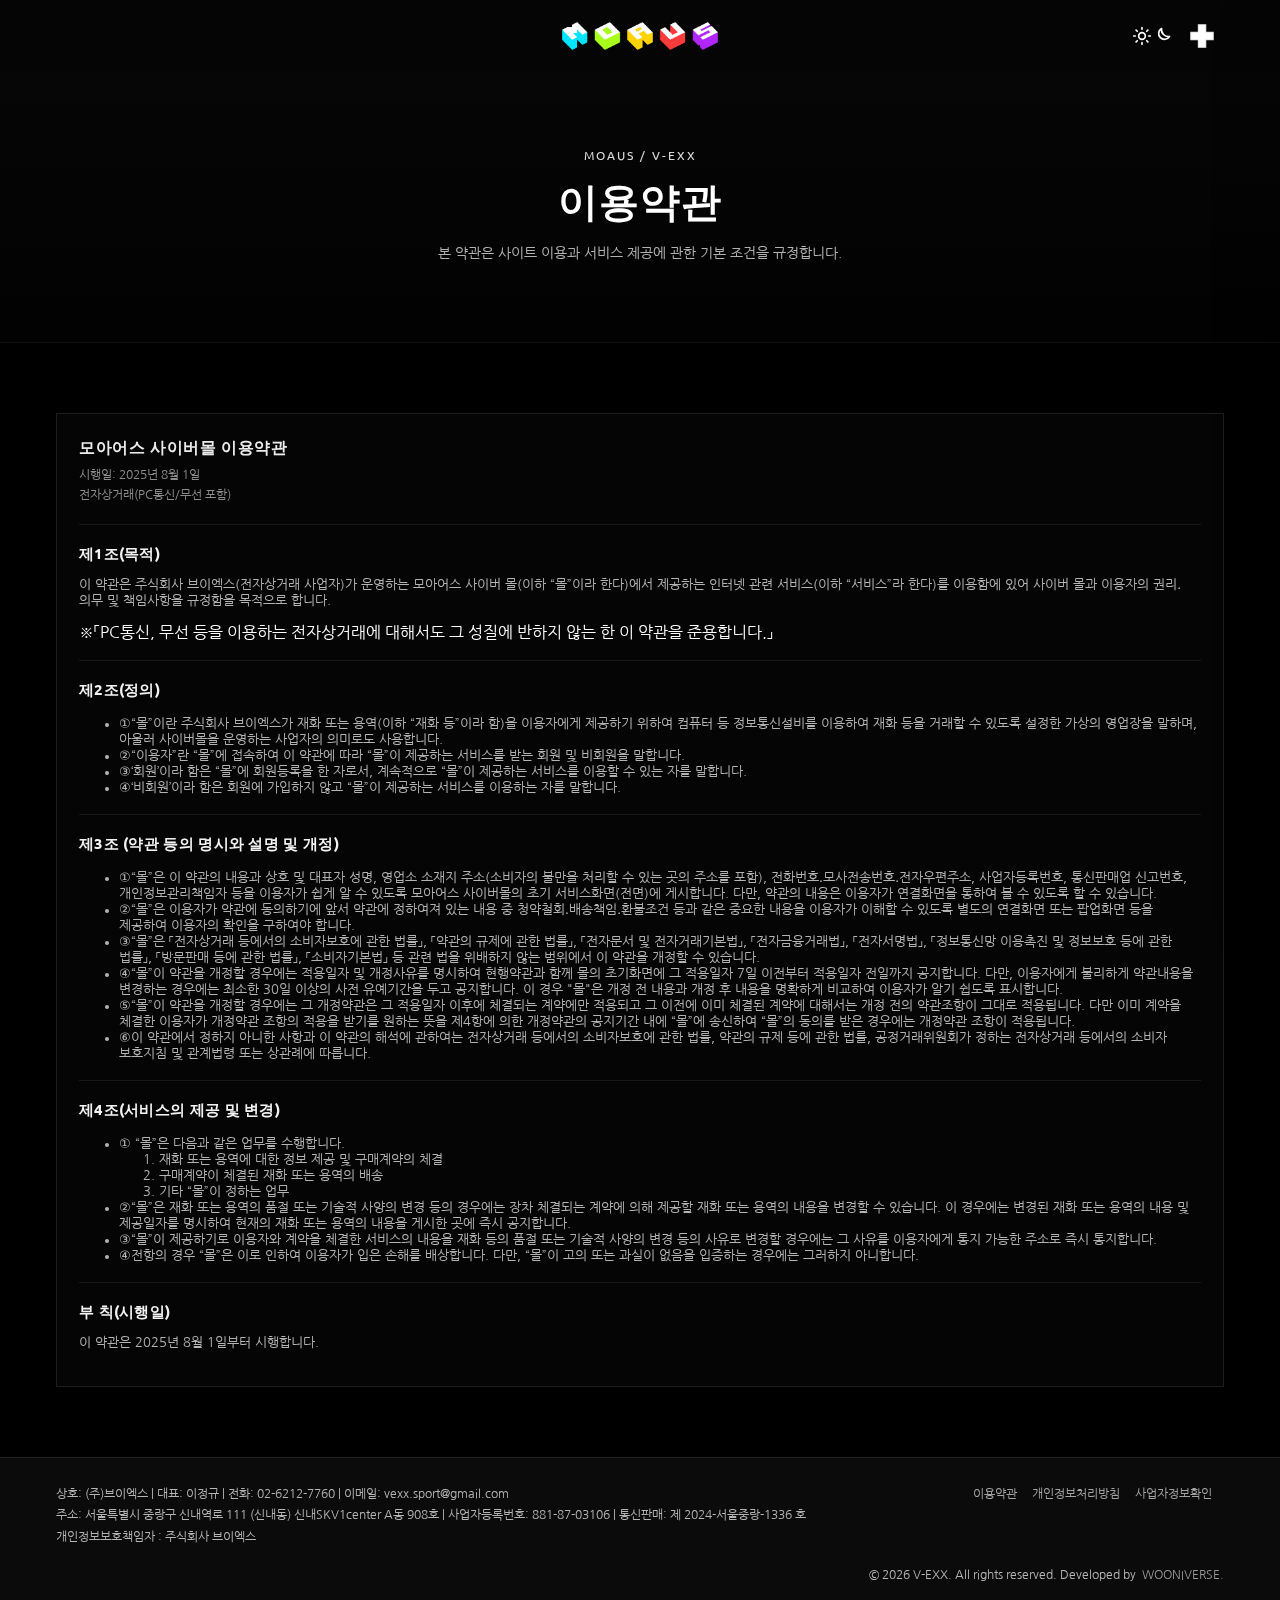
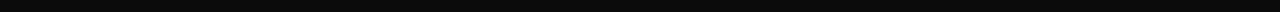
<file: policy.html>
<!doctype html>
<html lang="ko">
<head>
  <meta charset="utf-8" />
  <meta http-equiv="X-UA-Compatible" content="IE=edge" />
  <meta name="viewport" content="width=device-width, initial-scale=1" />

  <title>MOAUS | 이용약관</title>
  <meta name="description" content="MOAUS 이용약관" />

  <!-- Fonts -->
  <link rel="preconnect" href="https://fonts.googleapis.com">
  <link rel="preconnect" href="https://fonts.gstatic.com" crossorigin>
  <link href="https://fonts.googleapis.com/css2?family=Exo:wght@700&family=Ubuntu:wght@700&family=Nanum+Gothic:wght@400&display=swap" rel="stylesheet">

  <!-- 공통 레이아웃 (헤더/드로어/푸터/변수) -->
  <link rel="stylesheet" href="./assets/css/layout.css" />
  <!-- POLICY 전용 -->
  <link rel="stylesheet" href="./assets/css/policy.css" />

  <!-- 공통 동작(Include + Header scroll + Drawer) -->
  <script src="./assets/js/layout.js" defer></script>
</head>

<body>
  <!-- 공통 Header -->
  <div data-include="partials/header.html"></div>

  <!-- 공통 Aside(드로어) -->
  <div data-include="partials/aside.html"></div>

  <!-- Hero -->
  <section class="pageHero" id="top">
    <div class="pageHero__bg" aria-hidden="true"></div>
    <div class="pageHero__content">
      <div>
        <div class="kicker">MOAUS / V-EXX</div>
        <h1 class="heroTitle">이용약관</h1>
        <p class="sub">본 약관은 사이트 이용과 서비스 제공에 관한 기본 조건을 규정합니다.</p>
      </div>
    </div>
  </section>

  <!-- Content -->
  <section class="section" id="policy">
    <div class="section__inner">
      <div class="paper">

        <div class="termsHeader">
          <h2>모아어스 사이버몰 이용약관</h2>
          <div class="meta">
            시행일: 2025년 8월 1일<br/>
            전자상거래(PC통신/무선 포함)
          </div>
        </div>

        <!-- 제1조 -->
        <div class="article" id="a1">
          <h3>제1조(목적)</h3>
          <p>
            이 약관은 주식회사 브이엑스(전자상거래 사업자)가 운영하는 모아어스 사이버 몰(이하 “몰”이라 한다)에서 제공하는
            인터넷 관련 서비스(이하 “서비스”라 한다)를 이용함에 있어 사이버 몰과 이용자의 권리․의무 및 책임사항을 규정함을 목적으로 합니다.
          </p>
          <div class="note">※「PC통신, 무선 등을 이용하는 전자상거래에 대해서도 그 성질에 반하지 않는 한 이 약관을 준용합니다.」</div>
        </div>

        <!-- 제2조 -->
        <div class="article" id="a2">
          <h3>제2조(정의)</h3>
          <ul class="circleList">
            <li><span class="circle">①</span><span>“몰”이란 주식회사 브이엑스가 재화 또는 용역(이하 “재화 등”이라 함)을 이용자에게 제공하기 위하여 컴퓨터 등 정보통신설비를 이용하여 재화 등을 거래할 수 있도록 설정한 가상의 영업장을 말하며, 아울러 사이버몰을 운영하는 사업자의 의미로도 사용합니다.</span></li>
            <li><span class="circle">②</span><span>“이용자”란 “몰”에 접속하여 이 약관에 따라 “몰”이 제공하는 서비스를 받는 회원 및 비회원을 말합니다.</span></li>
            <li><span class="circle">③</span><span>‘회원’이라 함은 “몰”에 회원등록을 한 자로서, 계속적으로 “몰”이 제공하는 서비스를 이용할 수 있는 자를 말합니다.</span></li>
            <li><span class="circle">④</span><span>‘비회원’이라 함은 회원에 가입하지 않고 “몰”이 제공하는 서비스를 이용하는 자를 말합니다.</span></li>
          </ul>
        </div>

        <!-- 제3조 -->
        <div class="article" id="a3">
          <h3>제3조 (약관 등의 명시와 설명 및 개정)</h3>
          <ul class="circleList">
            <li><span class="circle">①</span><span>“몰”은 이 약관의 내용과 상호 및 대표자 성명, 영업소 소재지 주소(소비자의 불만을 처리할 수 있는 곳의 주소를 포함), 전화번호․모사전송번호․전자우편주소, 사업자등록번호, 통신판매업 신고번호, 개인정보관리책임자 등을 이용자가 쉽게 알 수 있도록 모아어스 사이버몰의 초기 서비스화면(전면)에 게시합니다. 다만, 약관의 내용은 이용자가 연결화면을 통하여 볼 수 있도록 할 수 있습니다.</span></li>
            <li><span class="circle">②</span><span>“몰”은 이용자가 약관에 동의하기에 앞서 약관에 정하여져 있는 내용 중 청약철회․배송책임․환불조건 등과 같은 중요한 내용을 이용자가 이해할 수 있도록 별도의 연결화면 또는 팝업화면 등을 제공하여 이용자의 확인을 구하여야 합니다.</span></li>
            <li><span class="circle">③</span><span>“몰”은 「전자상거래 등에서의 소비자보호에 관한 법률」, 「약관의 규제에 관한 법률」, 「전자문서 및 전자거래기본법」, 「전자금융거래법」, 「전자서명법」, 「정보통신망 이용촉진 및 정보보호 등에 관한 법률」, 「방문판매 등에 관한 법률」, 「소비자기본법」 등 관련 법을 위배하지 않는 범위에서 이 약관을 개정할 수 있습니다.</span></li>
            <li><span class="circle">④</span><span>“몰”이 약관을 개정할 경우에는 적용일자 및 개정사유를 명시하여 현행약관과 함께 몰의 초기화면에 그 적용일자 7일 이전부터 적용일자 전일까지 공지합니다. 다만, 이용자에게 불리하게 약관내용을 변경하는 경우에는 최소한 30일 이상의 사전 유예기간을 두고 공지합니다. 이 경우 "몰"은 개정 전 내용과 개정 후 내용을 명확하게 비교하여 이용자가 알기 쉽도록 표시합니다.</span></li>
            <li><span class="circle">⑤</span><span>“몰”이 약관을 개정할 경우에는 그 개정약관은 그 적용일자 이후에 체결되는 계약에만 적용되고 그 이전에 이미 체결된 계약에 대해서는 개정 전의 약관조항이 그대로 적용됩니다. 다만 이미 계약을 체결한 이용자가 개정약관 조항의 적용을 받기를 원하는 뜻을 제4항에 의한 개정약관의 공지기간 내에 “몰”에 송신하여 “몰”의 동의를 받은 경우에는 개정약관 조항이 적용됩니다.</span></li>
            <li><span class="circle">⑥</span><span>이 약관에서 정하지 아니한 사항과 이 약관의 해석에 관하여는 전자상거래 등에서의 소비자보호에 관한 법률, 약관의 규제 등에 관한 법률, 공정거래위원회가 정하는 전자상거래 등에서의 소비자 보호지침 및 관계법령 또는 상관례에 따릅니다.</span></li>
          </ul>
        </div>

        <!-- 제4조 -->
        <div class="article" id="a4">
          <h3>제4조(서비스의 제공 및 변경)</h3>
          <ul class="circleList">
            <li><span class="circle">①</span>
              <span>
                “몰”은 다음과 같은 업무를 수행합니다.
                <ol class="subOl">
                  <li>재화 또는 용역에 대한 정보 제공 및 구매계약의 체결</li>
                  <li>구매계약이 체결된 재화 또는 용역의 배송</li>
                  <li>기타 “몰”이 정하는 업무</li>
                </ol>
              </span>
            </li>
            <li><span class="circle">②</span><span>“몰”은 재화 또는 용역의 품절 또는 기술적 사양의 변경 등의 경우에는 장차 체결되는 계약에 의해 제공할 재화 또는 용역의 내용을 변경할 수 있습니다. 이 경우에는 변경된 재화 또는 용역의 내용 및 제공일자를 명시하여 현재의 재화 또는 용역의 내용을 게시한 곳에 즉시 공지합니다.</span></li>
            <li><span class="circle">③</span><span>“몰”이 제공하기로 이용자와 계약을 체결한 서비스의 내용을 재화 등의 품절 또는 기술적 사양의 변경 등의 사유로 변경할 경우에는 그 사유를 이용자에게 통지 가능한 주소로 즉시 통지합니다.</span></li>
            <li><span class="circle">④</span><span>전항의 경우 “몰”은 이로 인하여 이용자가 입은 손해를 배상합니다. 다만, “몰”이 고의 또는 과실이 없음을 입증하는 경우에는 그러하지 아니합니다.</span></li>
          </ul>
        </div>

        <!-- 이하 내용: 네가 준 원문 그대로 계속 붙여넣으면 됨 -->
        <!-- ... (제5조 ~ 부칙까지 동일) ... -->

        <div class="article" id="appendix">
          <h3>부 칙(시행일)</h3>
          <p>이 약관은 2025년 8월 1일부터 시행합니다.</p>
        </div>

      </div>
    </div>
  </section>

  <!-- 공통 Footer -->
  <div data-include="partials/footer.html"></div>
</body>
</html>
</file>
<file: assets/css/layout.css>
:root{
  /* =========================
     THEME TOKENS (DEFAULT: DARK)
     ========================= */
  --bg:#0b0b0b;
  --fg:#ffffff;
  --muted:rgba(255,255,255,.7);
  --line:rgba(255,255,255,.12);

  --panel:#0a0a0a;                 /* drawer 같은 패널 배경 */
  --panelBorder:rgba(255,255,255,.10);
  --overlay:rgba(0,0,0,.55);       /* drawer backdrop */

  --headerBg:rgba(0,0,0,.15);
  --headerBgScrolled:rgba(0,0,0,.65);
  --navUnderline:rgba(255,255,255,.8);

  --linkBorder:rgba(255,255,255,.10);
  --linkBg:rgba(255,255,255,.02);

  --credit:#999;
  --creditHover:#ccc;

  /* Layout */
  --headerH:72px;
  --max:1200px;

  /* Browser UI hint */
  color-scheme: dark;
}

/* =========================
   LIGHT THEME OVERRIDE
   html[data-theme="light"] 를 JS에서 붙이면 적용됨
   ========================= */
html[data-theme="light"]{
  --bg:#ffffff;
  --fg:rgba(0,0,0,.90);
  --muted:rgba(0,0,0,.62);
  --line:rgba(0,0,0,.12);

  --panel:#f6f6f6;
  --panelBorder:rgba(0,0,0,.12);
  --overlay:rgba(0,0,0,.25);

  --headerBg:rgba(255,255,255,.55);
  --headerBgScrolled:rgba(255,255,255,.85);
  --navUnderline:rgba(0,0,0,.75);

  --linkBorder:rgba(0,0,0,.12);
  --linkBg:rgba(0,0,0,.03);

  --credit:rgba(0,0,0,.55);
  --creditHover:rgba(0,0,0,.75);

  color-scheme: light;
}

*{ box-sizing:border-box; }

html,body{
  margin:0; padding:0;
  background:var(--bg);
  color:var(--fg);
  font-family:"Nanum Gothic", system-ui, -apple-system, Segoe UI, Roboto, sans-serif;
}

a{ color:inherit; text-decoration:none; }
button{ font:inherit; }

/* Header */
.header{
  position:fixed; left:0; top:0; right:0;
  height:var(--headerH);
  display:flex; align-items:center;
  z-index:1000;
  background:var(--headerBg);
  border-bottom:1px solid transparent;
  transition: background .2s ease, border-color .2s ease, backdrop-filter .2s ease;
  backdrop-filter:saturate(120%) blur(0px);
  -webkit-backdrop-filter:saturate(120%) blur(0px);
}
.header.scrolled{
  background:var(--headerBgScrolled);
  border-color:var(--line);
  backdrop-filter:saturate(120%) blur(10px);
  -webkit-backdrop-filter:saturate(120%) blur(10px);
}
.header__inner{
  width:min(var(--max), 100%);
  margin:0 auto;
  padding:0 16px;
  display:grid;
  grid-template-columns: 1fr auto 1fr;
  align-items:center;
  gap:12px;
}
.nav{
  display:flex; align-items:center; gap:18px;
  font-family:"Ubuntu","Exo",sans-serif;
  letter-spacing:.3px;
  font-size:14px;
}
.nav a{ opacity:.9; position:relative; }
.nav a:hover{ opacity:1; }
.nav a.active{ opacity:1; }
.nav a.active::after{
  content:"";
  position:absolute;
  left:0; right:0;
  bottom:-10px;
  height:2px;
  background:var(--navUnderline);
}

.logo{ display:flex; align-items:center; justify-content:center; }
.logo img{ height:28px; width:auto; display:block; }

.actions{ display:flex; justify-content:flex-end; align-items:center; }

.headerProgress{
  position:absolute;
  left:0; right:0; bottom:0;
  height:2px;
  background: rgba(255,255,255,.08);
  overflow:hidden;
}
.headerProgress::before{
  content:"";
  display:block;
  height:100%;
  width: var(--scrollP, 0%);
  background: rgba(255,255,255,.75);
}


/* Buttons */
.iconBtn{
  cursor:pointer;
  display:inline-flex;
  align-items:center;
  justify-content:center;
  line-height:0;
}
.iconBtn--img{
  border:0;
  background:transparent;
  padding:8px;
}
.hamburger{ width:44px; justify-content:center; }

.iconImg{ width:24px; height:24px; display:block; }
#openDrawer .iconImg{ transition: transform 260ms ease; transform-origin:center; }
#openDrawer:hover .iconImg{ transform: scale(1.7); }

/* =========================
   THEME TOGGLE ICONS (옵션)
   header.html에 #themeToggle 넣었을 때 사용
   ========================= */
.themeToggle{
  display:inline-flex;
  align-items:center;
  justify-content:center;
}
.themeIcon{
  width:20px;
  height:20px;
  display:block;
  fill:none;
  stroke:currentColor;
  stroke-width:2;
  stroke-linecap:round;
  stroke-linejoin:round;
}
html[data-theme="dark"] .themeIcon--sun{ display:none; }
html[data-theme="light"] .themeIcon--moon{ display:none; }

/* sr-only */
.sr-only{
  position:absolute;
  width:1px;
  height:1px;
  padding:0;
  margin:-1px;
  overflow:hidden;
  clip:rect(0,0,0,0);
  white-space:nowrap;
  border:0;
}

/* Drawer */
.drawerBackdrop{
  position:fixed; inset:0;
  background:var(--overlay);
  z-index:1200;
  display:none;
}
.drawerBackdrop.show{ display:block; }

.drawer{
  position:fixed;
  top:0; right:0;
  width:min(340px, 86vw);
  height:100%;
  background:var(--panel);
  border-left:1px solid var(--panelBorder);
  z-index:1300;
  transform:translateX(100%);
  transition:transform .2s ease;
  padding:18px;
  display:flex;
  flex-direction:column;
  gap:10px;
}
.drawer.open{ transform:translateX(0); }

.drawerTop{
  display:flex; align-items:center; justify-content:space-between;
  margin-bottom:6px;
}
.drawerTitle{
  font-family:"Exo","Ubuntu",sans-serif;
  letter-spacing:1px;
}
.drawer a{
  padding:12px 10px;
  border:1px solid var(--linkBorder);
  background:var(--linkBg);
  font-family:"Ubuntu","Exo",sans-serif;
  font-size:14px;
  letter-spacing:.4px;
}

/* Drawer(aside)에서 현재 페이지 링크 숨김 */
.drawer a.is-current,
#drawer a.is-current{
  display:none;
}

/* responsive */
@media (max-width: 920px){
  .header__inner{ grid-template-columns: auto 1fr auto; }
  .nav{ display:none; }
  .nav a.active::after{ display:none; }
}

/* Footer */
footer{
  padding:26px 0;
  background:var(--bg);
  border-top:1px solid var(--panelBorder);
}
.footer__inner{
  width:min(var(--max), 100%);
  margin:0 auto;
  padding:0 16px;
  color:var(--muted);
  font-size:12px;
  line-height:1.8;
  display:flex;
  gap:16px;
  justify-content:space-between;
  flex-wrap:wrap;
}
.footer__links a{ opacity:.9; margin-right:12px; }
.footer__links a:hover{ opacity:1; }
.footer__copy{ margin-left:auto; }

/* credit toggle */
.credit-toggle{
  display:inline;
  padding:0;
  margin:0;
  border:0;
  background:none;
  color:var(--credit);
  cursor:pointer;
  font:inherit;
  text-decoration: underline;
  text-underline-offset: 2px;
}
.credit-toggle:hover{ color:var(--creditHover); }

.credit-toggle:focus-visible{
  outline:2px solid var(--credit);
  outline-offset:3px;
  border-radius:6px;
}

.drawer a{
  background-image: linear-gradient(180deg, rgba(255,255,255,.06), rgba(255,255,255,0));
}
/* =========================
   PREMIUM DRAWER (CSS ONLY)
   ========================= */

/* Backdrop: 더 부드럽고 고급스럽게 (살짝 blur) */
.drawerBackdrop{
  background: rgba(0,0,0,.52);
  backdrop-filter: blur(10px);
  -webkit-backdrop-filter: blur(10px);
  transition: opacity .22s ease;
  opacity: 0;
}
.drawerBackdrop.show{
  opacity: 1;
}

/* Drawer: 유리+그라데이션+라운드+그림자 */
.drawer{
  width: min(380px, 92vw);
  padding: 18px 16px 16px;
  gap: 12px;

  /* "변수 충돌" 방지: drawer 안에서는 panel을 고정 */
  --panel: rgba(12, 14, 18, .88);

  background:
    linear-gradient(180deg, rgba(255,255,255,.06), rgba(255,255,255,.02)),
    var(--panel);
  border-left: 1px solid rgba(255,255,255,.12);

  /* 오른쪽 위가 둥글면 고급짐. (모바일에서 특히) */
  border-top-left-radius: 22px;
  border-bottom-left-radius: 22px;

  box-shadow: 0 28px 90px rgba(0,0,0,.60);

  /* 움직임을 조금 더 세련되게 */
  transform: translateX(110%);
  transition: transform .28s cubic-bezier(.2,.8,.2,1);
}

/* open 상태는 기존 .open을 그대로 씁니다 */
.drawer.open{
  transform: translateX(0);
}

/* 상단 영역: 타이틀 영역 정리 */
.drawerTop{
  padding: 10px 8px 14px;
  margin-bottom: 2px;
  border-bottom: 1px solid rgba(255,255,255,.08);
}

.drawerTitle{
  font-size: 13px;
  opacity: .92;
  letter-spacing: 1.4px;
  text-transform: uppercase;
}

/* 닫기 버튼이 있다면(버튼/아이콘 공통) 고급 버튼화 */
.drawerTop button,
.drawerTop .iconBtn,
.drawerTop [data-drawer-close]{
  width: 40px;
  height: 40px;
  border-radius: 14px;
  border: 1px solid rgba(255,255,255,.14);
  background: rgba(255,255,255,.06);
  color: var(--fg);
  cursor: pointer;
  transition: transform .16s ease, background .16s ease, border-color .16s ease;
}
.drawerTop button:hover,
.drawerTop .iconBtn:hover,
.drawerTop [data-drawer-close]:hover{
  transform: scale(1.03);
  background: rgba(255,255,255,.10);
  border-color: rgba(255,255,255,.22);
}

/* 메뉴 링크: "카드형 리스트" + 좌측 포커스 바 + hover 모션 */
.drawer a{
  position: relative;
  display: flex;
  align-items: center;
  justify-content: space-between;

  padding: 13px 14px;
  border-radius: 16px;

  border: 1px solid rgba(255,255,255,.10);
  background: rgba(255,255,255,.04);

  font-size: 13.5px;
  letter-spacing: .6px;

  transition:
    transform .16s ease,
    background .16s ease,
    border-color .16s ease,
    box-shadow .16s ease;
}

/* hover: 살짝 떠오르는 느낌 */
.drawer a:hover{
  transform: translateY(-1px);
  background: rgba(255,255,255,.07);
  border-color: rgba(255,255,255,.18);
  box-shadow: 0 12px 30px rgba(0,0,0,.35);
}

/* active/current 스타일: 왼쪽 바 + 더 선명한 배경 */
.drawer a.active{
  background: rgba(255,255,255,.09);
  border-color: rgba(255,255,255,.20);
}

/* 왼쪽 포커스 바 (고급 느낌 핵심) */
.drawer a::before{
  content: "";
  position: absolute;
  left: 10px;
  top: 50%;
  width: 3px;
  height: 18px;
  transform: translateY(-50%);
  border-radius: 999px;
  background: transparent;
  opacity: 0;
  transition: opacity .16s ease, height .16s ease;
}
.drawer a.active::before{
  background: rgba(255,255,255,.80);
  opacity: .95;
  height: 20px;
}

/* 키보드 포커스도 고급스럽게 */
.drawer a:focus-visible{
  outline: 2px solid rgba(255,255,255,.34);
  outline-offset: 3px;
}

/* 링크들 사이 간격이 더 정리돼 보이게 */
.drawer a + a{
  margin-top: 8px;
}

/* 현재 페이지 숨김은 그대로 유지 (네가 이미 넣음) */
.drawer a.is-current{ display:none; }

/* 모션 줄이기 대응 */
@media (prefers-reduced-motion: reduce){
  .drawerBackdrop{ transition:none; }
  .drawer{ transition:none; transform: translateX(100%); }
  .drawer.open{ transform: translateX(0); }
  .drawer a{ transition:none; }
  .drawer a:hover{ transform:none; }
}


@media (prefers-reduced-motion: reduce){
  #openDrawer .iconImg{ transition:none; transform:none; }
  .drawer{ transition:none; }
}
</file>
<file: assets/css/policy.css>
/* POLICY 전용 스타일만. (헤더/드로어/푸터/공통 변수는 layout.css) */

/* Hero */
.pageHero{
  height:38svh;
  min-height:280px;
  position:relative;
  padding-top:var(--headerH);
}
.pageHero__bg{
  position:absolute; inset:0;
  background: linear-gradient(180deg, rgba(0,0,0,.35), rgba(0,0,0,.85));
}
.pageHero__content{
  position:relative;
  height:100%;
  width:min(var(--max), 100%);
  margin:0 auto;
  padding:0 16px;
  display:flex;
  align-items:center;
  justify-content:center;
  text-align:center;
}
.kicker{
  font-family:"Ubuntu","Exo",sans-serif;
  font-size:12px;
  letter-spacing:2px;
  opacity:.85;
  margin-bottom:12px;
}
.heroTitle{
  font-family:"Exo","Ubuntu",sans-serif;
  font-size:40px;
  letter-spacing:1px;
  margin:0 0 10px;
}
.sub{
  margin:0;
  font-size:14px;
  color:var(--muted);
  line-height:1.9;
  max-width:760px;
  margin-inline:auto;
}

/* Content layout */
.section{
  padding:70px 0;
  background:#000;
  border-top:1px solid rgba(255,255,255,.06);
}
.section__inner{
  width:min(var(--max), 100%);
  margin:0 auto;
  padding:0 16px;
}

.paper{
  border:1px solid rgba(255,255,255,.10);
  background:rgba(255,255,255,.02);
  padding:22px;
  word-break:keep-all;
  overflow-wrap:anywhere;
}

/* Header in paper */
.termsHeader{
  display:flex;
  flex-direction:column;
  gap:6px;
  margin-bottom:18px;
}
.paper h2{
  margin:0;
  font-family:"Ubuntu","Exo",sans-serif;
  font-size:16px;
  letter-spacing:.6px;
  opacity:.92;
}
.meta{
  color:rgba(255,255,255,.55);
  font-size:12px;
  line-height:1.7;
}

/* Article blocks */
.article{
  padding-top:18px;
  margin-top:18px;
  border-top:1px solid rgba(255,255,255,.08);
}
.article:first-of-type{
  border-top:0;
  padding-top:0;
  margin-top:0;
}
.article h3{
  margin:0 0 10px;
  font-family:"Ubuntu","Exo",sans-serif;
  font-size:15px;
  letter-spacing:.3px;
  opacity:.95;
}

.paper p,
.paper li{
  color:var(--muted);
  font-size:13px;
  line-he
</file>
